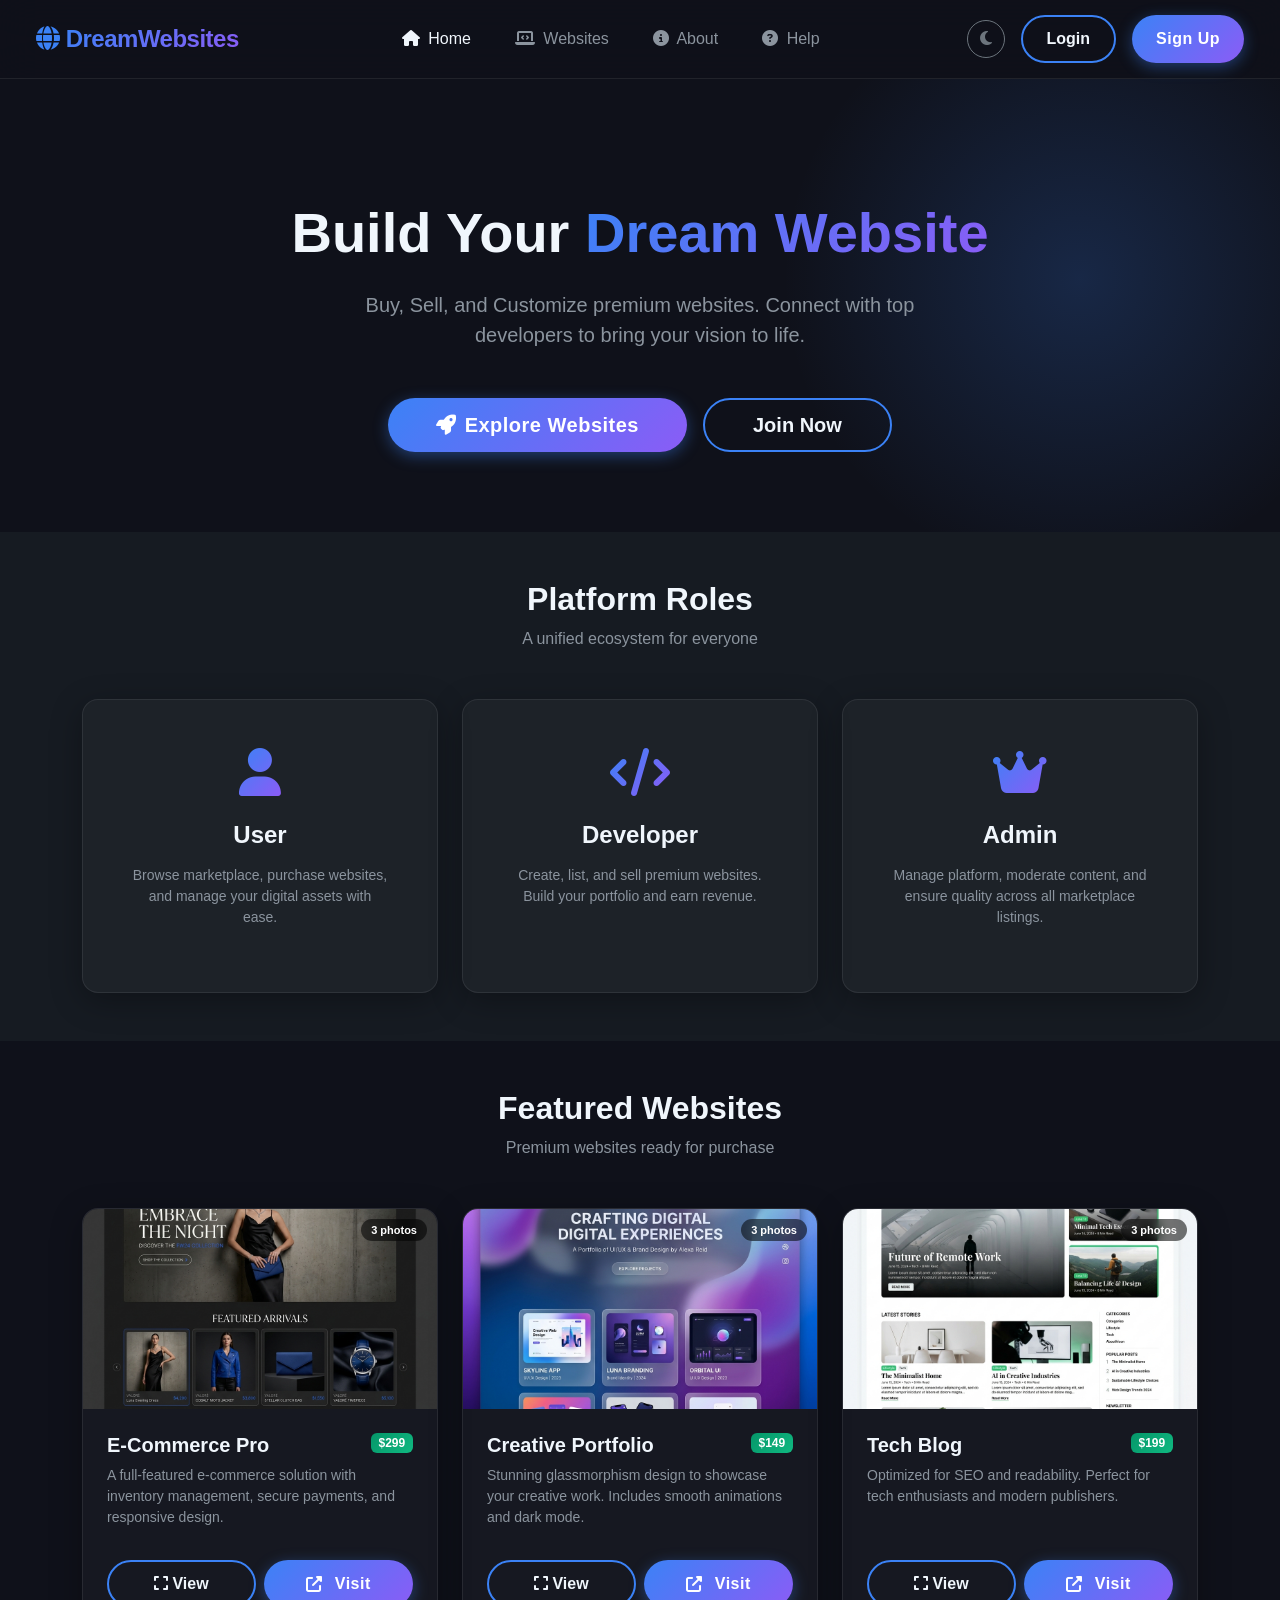
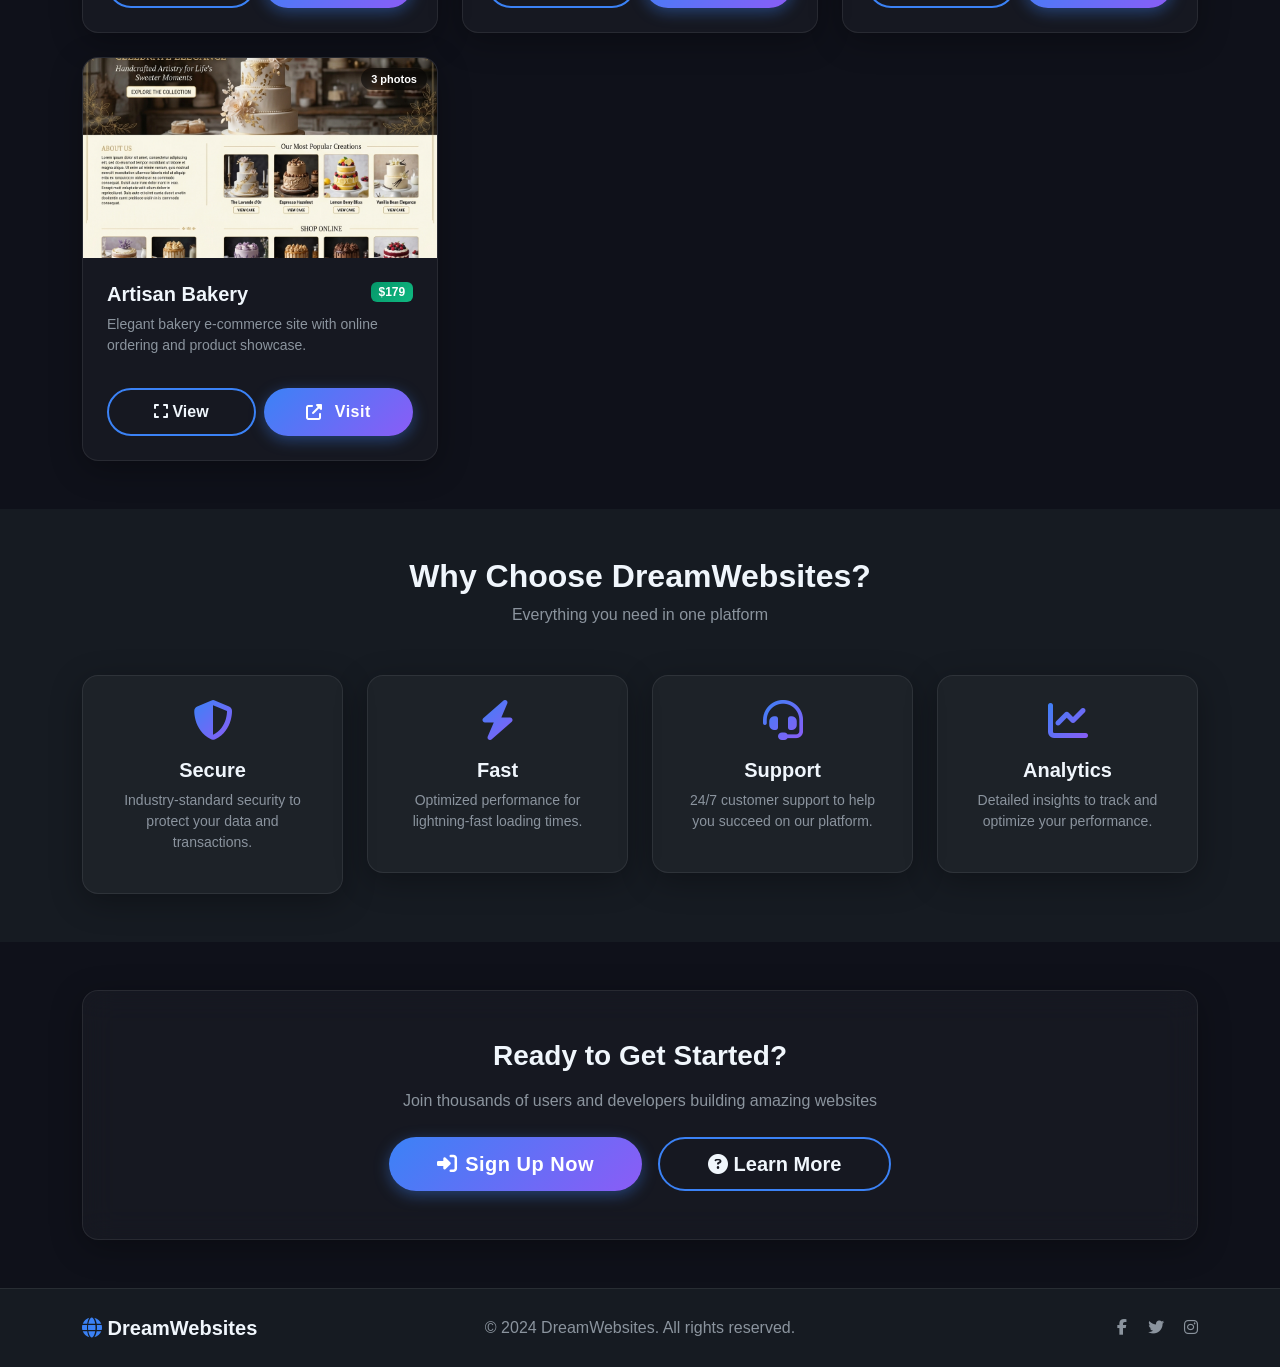
<file: index.html>
<!DOCTYPE html>
<html lang="en">
<head>
    <meta charset="UTF-8">
    <meta name="viewport" content="width=device-width, initial-scale=1.0">
    <title>DreamWebsites - Premium Web Platform (Demo)</title>
    
    <!-- Bootstrap CSS -->
    <link href="https://cdn.jsdelivr.net/npm/bootstrap@5.3.0/dist/css/bootstrap.min.css" rel="stylesheet">
    <!-- FontAwesome Icons -->
    <link rel="stylesheet" href="https://cdnjs.cloudflare.com/ajax/libs/font-awesome/6.4.0/css/all.min.css">
    
    <style>
        /* ========== THEME VARIABLES ========== */
        :root {
            --bg-primary: #0f111a;
            --bg-secondary: #161b22;
            --bg-tertiary: #1f242e;
            --text-primary: #f0f6fc;
            --text-secondary: #8b949e;
            --accent-primary: #3b82f6;
            --accent-secondary: #8b5cf6;
            --accent-tertiary: #10b981;
            --accent-warning: #f59e0b;
            --accent-danger: #ef4444;
            --gradient-primary: linear-gradient(135deg, #3b82f6, #8b5cf6);
            --gradient-success: linear-gradient(135deg, #059669, #10b981);
            --glass-bg: rgba(255, 255, 255, 0.03);
            --glass-border: rgba(255, 255, 255, 0.08);
            --glass-shadow: 0 8px 32px 0 rgba(0, 0, 0, 0.3);
            --font-main: 'Segoe UI', Tahoma, Geneva, Verdana, sans-serif;
            --font-heading: 'Outfit', sans-serif;
        }

        [data-theme="light"] {
            --bg-primary: #f8fafc;
            --bg-secondary: #ffffff;
            --bg-tertiary: #f1f5f9;
            --text-primary: #0f172a;
            --text-secondary: #475569;
            --glass-bg: rgba(255, 255, 255, 0.7);
            --glass-border: rgba(0, 0, 0, 0.05);
            --glass-shadow: 0 8px 32px 0 rgba(31, 38, 135, 0.07);
        }

        /* ========== BASE STYLES ========== */
        * { margin: 0; padding: 0; box-sizing: border-box; }

        body {
            background-color: var(--bg-primary);
            color: var(--text-primary);
            font-family: var(--font-main);
            transition: background-color 0.3s, color 0.3s;
            overflow-x: hidden;
            min-height: 100vh;
            display: flex;
            flex-direction: column;
        }

        h1, h2, h3, h4, h5, h6 {
            font-family: var(--font-heading);
            font-weight: 700;
            color: var(--text-primary);
        }

        a {
            color: var(--accent-primary);
            text-decoration: none;
            transition: color 0.3s;
        }

        a:hover { color: var(--accent-secondary); }

        .text-gradient {
            background: var(--gradient-primary);
            -webkit-background-clip: text;
            -webkit-text-fill-color: transparent;
            background-clip: text;
            display: inline-block;
        }

        /* ========== NAVBAR ========== */
        .navbar-premium {
            background: rgba(15, 17, 26, 0.8) !important;
            backdrop-filter: blur(20px);
            border-bottom: 1px solid var(--glass-border);
            padding: 15px 0;
            position: sticky;
            top: 0;
            z-index: 1000;
        }

        [data-theme="light"] .navbar-premium {
            background: rgba(255, 255, 255, 0.8) !important;
        }

        .navbar-brand {
            font-family: var(--font-heading);
            font-weight: 800;
            font-size: 1.5rem;
            letter-spacing: -0.5px;
        }

        .nav-link {
            font-weight: 500;
            color: var(--text-secondary) !important;
            margin: 0 10px;
            position: relative;
            transition: color 0.3s;
        }

        .nav-link:hover, .nav-link.active {
            color: var(--text-primary) !important;
        }

        /* ========== BUTTONS ========== */
        .btn-premium {
            background: var(--gradient-primary);
            color: #fff;
            border: none;
            border-radius: 50px;
            padding: 12px 28px;
            font-weight: 600;
            letter-spacing: 0.5px;
            transition: all 0.3s ease;
            box-shadow: 0 4px 15px rgba(59, 130, 246, 0.4);
            display: inline-flex;
            align-items: center;
            justify-content: center;
            gap: 8px;
        }

        .btn-premium:hover {
            transform: translateY(-2px);
            box-shadow: 0 8px 25px rgba(59, 130, 246, 0.6);
            color: #fff;
        }

        .btn-premium-outline {
            background: transparent;
            color: var(--text-primary);
            border: 2px solid var(--accent-primary);
            border-radius: 50px;
            padding: 10px 26px;
            font-weight: 600;
            transition: all 0.3s ease;
        }

        .btn-premium-outline:hover {
            background: var(--accent-primary);
            color: #fff;
            box-shadow: 0 4px 15px rgba(59, 130, 246, 0.4);
        }

        /* ========== GLASS PANEL ========== */
        .glass-panel {
            background: var(--glass-bg);
            backdrop-filter: blur(16px);
            border: 1px solid var(--glass-border);
            border-radius: 16px;
            box-shadow: var(--glass-shadow);
            transition: transform 0.3s, box-shadow 0.3s;
        }

        .glass-panel:hover {
            transform: translateY(-5px);
            box-shadow: 0 12px 40px 0 rgba(0, 0, 0, 0.4);
        }

        /* ========== HERO SECTION ========== */
        .hero-premium {
            padding: 120px 0 80px;
            position: relative;
            overflow: hidden;
        }

        .hero-bg-glow {
            position: absolute;
            width: 600px;
            height: 600px;
            background: radial-gradient(circle, rgba(59, 130, 246, 0.2) 0%, rgba(0,0,0,0) 70%);
            top: -100px;
            right: -100px;
            z-index: -1;
            border-radius: 50%;
        }

        /* ========== ANIMATIONS ========== */
        @keyframes fadeUp {
            from {
                opacity: 0;
                transform: translateY(20px);
            }
            to {
                opacity: 1;
                transform: translateY(0);
            }
        }

        .animate-fade-up {
            animation: fadeUp 0.8s ease forwards;
            opacity: 0;
        }

        /* ========== CARDS ========== */
        .site-card {
            border-radius: 16px;
            overflow: hidden;
            display: flex;
            flex-direction: column;
            height: 100%;
            transition: transform 0.3s ease, box-shadow 0.3s ease;
        }

        .site-card:hover {
            transform: translateY(-5px);
            box-shadow: 0 24px 60px rgba(99,102,241,0.22);
        }

        .card-carousel {
            position: relative;
            height: 200px;
            overflow: hidden;
            flex-shrink: 0;
        }

        .card-carousel img {
            width: 100%;
            height: 100%;
            object-fit: cover;
        }

        .img-count-pill {
            position: absolute;
            top: 10px;
            right: 10px;
            background: rgba(0,0,0,0.55);
            backdrop-filter: blur(6px);
            color: #fff;
            font-size: 11px;
            font-weight: 700;
            padding: 3px 10px;
            border-radius: 20px;
            z-index: 10;
            pointer-events: none;
        }

        /* ========== FOOTER ========== */
        footer {
            border-top: 1px solid var(--glass-border);
            background: var(--bg-secondary);
            margin-top: auto;
        }

        /* ========== SCROLLBAR ========== */
        ::-webkit-scrollbar {
            width: 8px;
        }

        ::-webkit-scrollbar-track {
            background: var(--bg-primary);
        }

        ::-webkit-scrollbar-thumb {
            background: var(--bg-tertiary);
            border-radius: 4px;
        }

        ::-webkit-scrollbar-thumb:hover {
            background: var(--accent-primary);
        }

        /* ========== UTILITY ========== */
        .text-secondary { color: var(--text-secondary) !important; }
        .opacity-50 { opacity: 0.5; }
    </style>
</head>
<body data-theme="dark">

<!-- ========== NAVBAR ========== -->
<nav class="navbar navbar-expand-lg navbar-premium px-4">
    <div class="container-fluid">
        <a class="navbar-brand" href="#">
            <i class="fas fa-globe" style="color: var(--accent-primary);"></i>
            <span class="text-gradient">DreamWebsites</span>
        </a>
        
        <button class="navbar-toggler btn-outline-secondary" type="button" data-bs-toggle="collapse" data-bs-target="#mainNavbar">
            <span class="navbar-toggler-icon"></span>
        </button>

        <div class="collapse navbar-collapse justify-content-center" id="mainNavbar">
            <ul class="navbar-nav gap-2">
                <li class="nav-item"><a class="nav-link active" href="index.html"><i class="fas fa-home me-1"></i> Home</a></li>
                <li class="nav-item"><a class="nav-link" href="websites.html"><i class="fas fa-laptop-code me-1"></i> Websites</a></li>
                <li class="nav-item"><a class="nav-link" href="about.html"><i class="fas fa-info-circle me-1"></i> About</a></li>
                <li class="nav-item"><a class="nav-link" href="help.html"><i class="fas fa-question-circle me-1"></i> Help</a></li>
            </ul>
        </div>
        
        <div class="d-flex align-items-center gap-3">
            <button id="theme-toggle" class="btn btn-outline-secondary rounded-circle" title="Toggle Theme">
                <i class="fas fa-moon"></i>
            </button>
            <a href="login.html" class="btn btn-premium-outline rounded-pill px-4">Login</a>
            <a href="signup.html" class="btn btn-premium rounded-pill px-4 fw-bold">Sign Up</a>
        </div>
    </div>
</nav>

<!-- ========== HERO SECTION ========== -->
<section class="hero-premium text-center">
    <div class="hero-bg-glow"></div>
    <div class="container position-relative z-1">
        <h1 class="display-4 fw-bolder mb-4 animate-fade-up">Build Your <span class="text-gradient">Dream Website</span></h1>
        <p class="lead mb-5 text-secondary animate-fade-up" style="max-width: 600px; margin: 0 auto; animation-delay: 0.1s;">
            Buy, Sell, and Customize premium websites. Connect with top developers to bring your vision to life.
        </p>
        <div class="d-flex justify-content-center gap-3 animate-fade-up" style="animation-delay: 0.2s;">
            <a href="websites.html" class="btn btn-premium btn-lg px-5"><i class="fas fa-rocket"></i> Explore Websites</a>
            <a href="signup.html" class="btn btn-premium-outline btn-lg px-5">Join Now</a>
        </div>
    </div>
</section>

<!-- ========== PLATFORM ROLES ========== -->
<section class="py-5" style="background: var(--bg-secondary);">
    <div class="container">
        <div class="text-center mb-5 animate-fade-up">
            <h2 class="fw-bold">Platform Roles</h2>
            <p class="text-secondary">A unified ecosystem for everyone</p>
        </div>
        <div class="row g-4">
            <div class="col-md-4 animate-fade-up" style="animation-delay: 0.1s;">
                <div class="glass-panel p-5 text-center h-100">
                    <div class="mb-4">
                        <i class="fas fa-user text-gradient" style="font-size: 3rem;"></i>
                    </div>
                    <h4>User</h4>
                    <p class="text-secondary small mt-3">Browse marketplace, purchase websites, and manage your digital assets with ease.</p>
                </div>
            </div>
            <div class="col-md-4 animate-fade-up" style="animation-delay: 0.2s;">
                <div class="glass-panel p-5 text-center h-100">
                    <div class="mb-4">
                        <i class="fas fa-code text-gradient" style="font-size: 3rem;"></i>
                    </div>
                    <h4>Developer</h4>
                    <p class="text-secondary small mt-3">Create, list, and sell premium websites. Build your portfolio and earn revenue.</p>
                </div>
            </div>
            <div class="col-md-4 animate-fade-up" style="animation-delay: 0.3s;">
                <div class="glass-panel p-5 text-center h-100">
                    <div class="mb-4">
                        <i class="fas fa-crown text-gradient" style="font-size: 3rem;"></i>
                    </div>
                    <h4>Admin</h4>
                    <p class="text-secondary small mt-3">Manage platform, moderate content, and ensure quality across all marketplace listings.</p>
                </div>
            </div>
        </div>
    </div>
</section>

<!-- ========== FEATURED WEBSITES ========== -->
<section class="py-5" id="websites">
    <div class="container">
        <div class="text-center mb-5 animate-fade-up">
            <h2 class="fw-bold">Featured Websites</h2>
            <p class="text-secondary">Premium websites ready for purchase</p>
        </div>
        <div class="row g-4" id="websitesGrid">
            <!-- Websites will be injected here via JavaScript -->
        </div>
    </div>
</section>

<!-- ========== FEATURES SECTION ========== -->
<section class="py-5" style="background: var(--bg-secondary);" id="about">
    <div class="container">
        <div class="text-center mb-5 animate-fade-up">
            <h2 class="fw-bold">Why Choose DreamWebsites?</h2>
            <p class="text-secondary">Everything you need in one platform</p>
        </div>
        <div class="row g-4">
            <div class="col-md-6 col-lg-3 animate-fade-up" style="animation-delay: 0.1s;">
                <div class="glass-panel p-4 text-center">
                    <i class="fas fa-shield-alt text-gradient" style="font-size: 2.5rem;"></i>
                    <h5 class="mt-3 fw-bold">Secure</h5>
                    <p class="text-secondary small mt-2">Industry-standard security to protect your data and transactions.</p>
                </div>
            </div>
            <div class="col-md-6 col-lg-3 animate-fade-up" style="animation-delay: 0.2s;">
                <div class="glass-panel p-4 text-center">
                    <i class="fas fa-bolt text-gradient" style="font-size: 2.5rem;"></i>
                    <h5 class="mt-3 fw-bold">Fast</h5>
                    <p class="text-secondary small mt-2">Optimized performance for lightning-fast loading times.</p>
                </div>
            </div>
            <div class="col-md-6 col-lg-3 animate-fade-up" style="animation-delay: 0.3s;">
                <div class="glass-panel p-4 text-center">
                    <i class="fas fa-headset text-gradient" style="font-size: 2.5rem;"></i>
                    <h5 class="mt-3 fw-bold">Support</h5>
                    <p class="text-secondary small mt-2">24/7 customer support to help you succeed on our platform.</p>
                </div>
            </div>
            <div class="col-md-6 col-lg-3 animate-fade-up" style="animation-delay: 0.4s;">
                <div class="glass-panel p-4 text-center">
                    <i class="fas fa-chart-line text-gradient" style="font-size: 2.5rem;"></i>
                    <h5 class="mt-3 fw-bold">Analytics</h5>
                    <p class="text-secondary small mt-2">Detailed insights to track and optimize your performance.</p>
                </div>
            </div>
        </div>
    </div>
</section>

<!-- ========== CTA SECTION ========== -->
<section class="py-5">
    <div class="container">
        <div class="glass-panel p-5 text-center animate-fade-up">
            <h3 class="fw-bold mb-3">Ready to Get Started?</h3>
            <p class="text-secondary mb-4">Join thousands of users and developers building amazing websites</p>
            <div class="d-flex justify-content-center gap-3 flex-wrap">
                <a href="#" class="btn btn-premium btn-lg px-5"><i class="fas fa-sign-in-alt"></i> Sign Up Now</a>
                <a href="#" class="btn btn-premium-outline btn-lg px-5"><i class="fas fa-question-circle"></i> Learn More</a>
            </div>
        </div>
    </div>
</section>

<!-- ========== FOOTER ========== -->
<footer class="text-center py-4 mt-auto">
    <div class="container">
        <div class="row align-items-center">
            <div class="col-md-4 text-md-start mb-3 mb-md-0">
                <span class="fs-5 fw-bold">
                    <i class="fas fa-globe" style="color: var(--accent-primary);"></i> DreamWebsites
                </span>
            </div>
            <div class="col-md-4 mb-3 mb-md-0">
                <p class="mb-0 text-secondary">&copy; 2024 DreamWebsites. All rights reserved.</p>
            </div>
            <div class="col-md-4 text-md-end">
                <a href="#" class="text-secondary me-3"><i class="fab fa-facebook-f"></i></a>
                <a href="#" class="text-secondary me-3"><i class="fab fa-twitter"></i></a>
                <a href="#" class="text-secondary"><i class="fab fa-instagram"></i></a>
            </div>
        </div>
    </div>
</footer>

<!-- ========== PREMIUM VIEW MODAL ========== -->
<div class="modal fade" id="viewModal" tabindex="-1" aria-labelledby="viewModalLabel" aria-hidden="true">
    <div class="modal-dialog modal-xl modal-dialog-centered">
        <div class="modal-content glass-panel border-0" style="background: rgba(15, 17, 26, 0.98); backdrop-filter: blur(30px);">
            <div class="modal-header border-0 pb-0">
                <div>
                    <h4 class="modal-title fw-bold text-white mb-1" id="viewModalLabel">Website Preview</h4>
                    <p class="text-secondary small mb-0" id="viewModalCategory">Premium Listing</p>
                </div>
                <button type="button" class="btn-close btn-close-white" data-bs-dismiss="modal" aria-label="Close"></button>
            </div>
            <div class="modal-body p-4">
                <div class="row g-4">
                    <div class="col-lg-8">
                        <div id="carouselExample" class="carousel slide rounded-4 overflow-hidden shadow-lg" data-bs-ride="carousel">
                            <div class="carousel-inner" id="modalCarouselInner">
                                <!-- Images will be injected here -->
                            </div>
                            <button class="carousel-control-prev" type="button" data-bs-target="#carouselExample" data-bs-slide="prev">
                                <span class="carousel-control-prev-icon" aria-hidden="true"></span>
                            </button>
                            <button class="carousel-control-next" type="button" data-bs-target="#carouselExample" data-bs-slide="next">
                                <span class="carousel-control-next-icon" aria-hidden="true"></span>
                            </button>
                        </div>
                    </div>
                    <div class="col-lg-4">
                        <div class="p-3 glass-panel h-100">
                            <h5 class="fw-bold mb-3">Gallery</h5>
                            <div class="row g-2" id="thumbnailStrip">
                                <!-- Thumbnails injected here -->
                            </div>
                            <hr class="my-4 opacity-10">
                            <h5 class="fw-bold mb-3">Description</h5>
                            <p id="modalDescription" class="text-secondary small mb-4"></p>
                            <div class="d-grid gap-2">
                                <a id="modalVisitBtn" href="#" target="_blank" class="btn btn-premium w-100">Visit Live Site</a>
                                <button class="btn btn-premium-outline w-100" data-bs-dismiss="modal">Close Preview</button>
                            </div>
                        </div>
                    </div>
                </div>
            </div>
        </div>
    </div>
</div>

<!-- Bootstrap JS -->
<script src="https://cdn.jsdelivr.net/npm/bootstrap@5.3.0/dist/js/bootstrap.bundle.min.js"></script>

<script>
    // ========== WEBSITE CONFIGURATION ==========
    const websiteData = [
        {
            id: 1,
            name: "E-Commerce Pro",
            category: "E-Commerce",
            price: "$299",
            description: "A full-featured e-commerce solution with inventory management, secure payments, and responsive design.",
            mainImage: "images/ecommerce.png",
            gallery: [
                "images/ecommerce.png",
                "https://images.unsplash.com/photo-1441986300917-64674bd600d8",
                "https://images.unsplash.com/photo-1472851294608-062f824d29cc"
            ],
            visitUrl: "https://example.com/ecommerce"
        },
        {
            id: 2,
            name: "Creative Portfolio",
            category: "Portfolio",
            price: "$149",
            description: "Stunning glassmorphism design to showcase your creative work. Includes smooth animations and dark mode.",
            mainImage: "images/portfolio.png",
            gallery: [
                "images/portfolio.png",
                "https://images.unsplash.com/photo-1507238691740-187a5b1d37b8",
                "https://images.unsplash.com/photo-1545235617-9465d2a55698"
            ],
            visitUrl: "https://example.com/portfolio"
        },
        {
            id: 3,
            name: "Tech Blog",
            category: "Blog",
            price: "$199",
            description: "Optimized for SEO and readability. Perfect for tech enthusiasts and modern publishers.",
            mainImage: "images/blog.png",
            gallery: [
                "images/blog.png",
                "https://images.unsplash.com/photo-1499750310107-5fef28a66643",
                "https://images.unsplash.com/photo-1486312338219-ce68d2c6f44d"
            ],
            visitUrl: "https://example.com/blog"
        },
        {
            id: 8,
            name: "Artisan Bakery",
            category: "Food & Drink",
            price: "$179",
            description: "Elegant bakery e-commerce site with online ordering and product showcase.",
            mainImage: "images/bakery.png",
            gallery: [
                "images/bakery.png",
                "https://images.unsplash.com/photo-1509440159596-0249088772ff",
                "https://images.unsplash.com/photo-1517433670267-08bbd4be890f"
            ],
            visitUrl: "https://dreamwebsites48-cyber.github.io/Artisan-Cake-Bakery-E-Commerce/"
        }
    ];

    // ========== THEME TOGGLE ==========
    const themeToggle = document.getElementById('theme-toggle');
    const body = document.body;
    const icon = themeToggle.querySelector('i');

    const savedTheme = localStorage.getItem('theme') || 'dark';
    body.setAttribute('data-theme', savedTheme);
    updateThemeIcon(savedTheme);

    themeToggle.addEventListener('click', () => {
        const currentTheme = body.getAttribute('data-theme');
        const newTheme = currentTheme === 'light' ? 'dark' : 'light';
        body.setAttribute('data-theme', newTheme);
        localStorage.setItem('theme', newTheme);
        updateThemeIcon(newTheme);
    });

    function updateThemeIcon(theme) {
        if (theme === 'light') {
            icon.classList.remove('fa-moon');
            icon.classList.add('fa-sun');
        } else {
            icon.classList.remove('fa-sun');
            icon.classList.add('fa-moon');
        }
    }

    // ========== RENDER WEBSITES ==========
    function renderWebsites() {
        const grid = document.getElementById('websitesGrid');
        if(!grid) return;
        grid.innerHTML = websiteData.map((site, index) => `
            <div class="col-md-6 col-lg-4 animate-fade-up" style="animation-delay: ${0.1 * (index + 1)}s;">
                <div class="glass-panel site-card">
                    <div class="card-carousel">
                        <img src="${site.mainImage}" alt="${site.name}">
                        <div class="img-count-pill">${site.gallery.length} photos</div>
                    </div>
                    <div class="p-4 d-flex flex-column flex-grow-1">
                        <div class="d-flex justify-content-between align-items-start mb-2">
                            <h5 class="fw-bold mb-0">${site.name}</h5>
                            <span class="badge" style="background: var(--gradient-success);">${site.price}</span>
                        </div>
                        <p class="text-secondary small flex-grow-1">${site.description}</p>
                        <div class="d-flex gap-2 mt-3">
                            <button class="btn btn-premium-outline w-100" onclick="viewWebsite(${site.id})"><i class="fas fa-expand me-1"></i>View</button>
                            <a href="${site.visitUrl}" target="_blank" class="btn btn-premium w-100"><i class="fas fa-external-link-alt me-1"></i>Visit</a>
                        </div>
                    </div>
                </div>
            </div>
        `).join('');
    }

    // ========== MODAL LOGIC ==========
    function viewWebsite(id) {
        const site = websiteData.find(s => s.id === id);
        if (!site) return;

        const modalTitle = document.getElementById('viewModalLabel');
        const modalCategory = document.getElementById('viewModalCategory');
        const carouselInner = document.getElementById('modalCarouselInner');
        const thumbnailStrip = document.getElementById('thumbnailStrip');
        const modalDescription = document.getElementById('modalDescription');
        const modalVisitBtn = document.getElementById('modalVisitBtn');

        modalTitle.innerText = site.name;
        modalCategory.innerText = site.category;
        modalDescription.innerText = site.description;
        modalVisitBtn.href = site.visitUrl;

        carouselInner.innerHTML = site.gallery.map((img, index) => `
            <div class="carousel-item ${index === 0 ? 'active' : ''}">
                <img src="${img}" class="d-block w-100" style="height: 400px; object-fit: cover;" alt="Preview">
            </div>
        `).join('');

        thumbnailStrip.innerHTML = site.gallery.map((img, index) => `
            <div class="col-3">
                <img src="${img}" class="img-fluid rounded cursor-pointer ${index === 0 ? 'border border-primary' : 'opacity-75'}" 
                     style="height: 60px; width: 100%; object-fit: cover; cursor: pointer;"
                     onclick="goToSlide(${index}, this)" alt="Thumbnail">
            </div>
        `).join('');

        const modal = new bootstrap.Modal(document.getElementById('viewModal'));
        modal.show();
    }

    function goToSlide(index, element) {
        const carousel = new bootstrap.Carousel(document.getElementById('carouselExample'));
        carousel.to(index);
        document.querySelectorAll('#thumbnailStrip img').forEach(img => {
            img.classList.remove('border', 'border-primary');
            img.classList.add('opacity-75');
        });
        element.classList.add('border', 'border-primary');
        element.classList.remove('opacity-75');
    }

    // ========== ANIMATIONS ==========
    const animatedElements = document.querySelectorAll('.animate-fade-up');
    animatedElements.forEach((el, index) => {
        el.style.animationDelay = `${index * 0.1}s`;
    });

    // ========== SMOOTH SCROLL ==========
    document.querySelectorAll('a[href^="#"]').forEach(anchor => {
        anchor.addEventListener('click', function (e) {
            if (this.getAttribute('href') !== '#') {
                e.preventDefault();
                const target = document.querySelector(this.getAttribute('href'));
                if (target) {
                    target.scrollIntoView({ behavior: 'smooth', block: 'start' });
                }
            }
        });
    });

    renderWebsites();
</script>
</body>
</html>
</file>
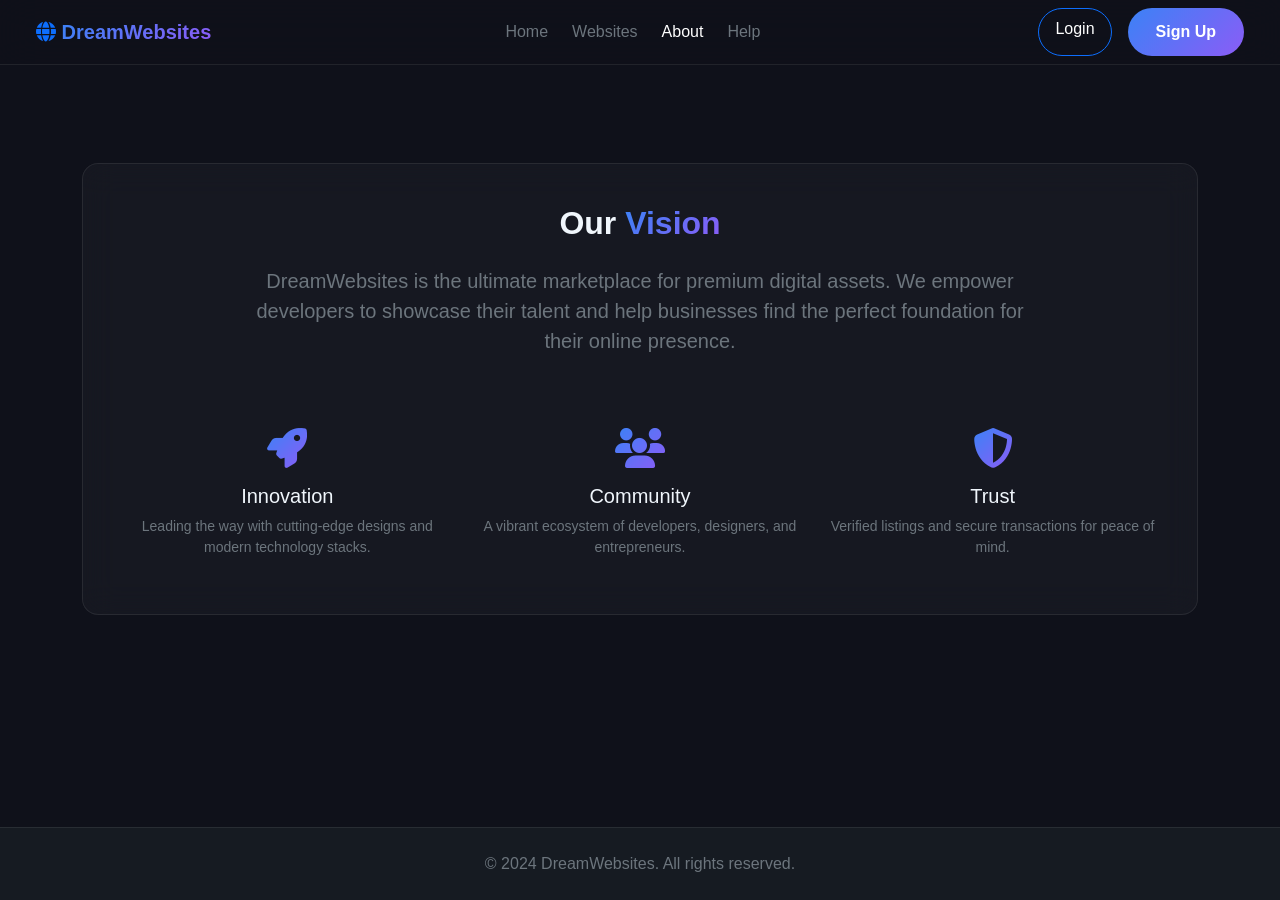
<file: about.html>
<!DOCTYPE html>
<html lang="en">
<head>
    <meta charset="UTF-8">
    <meta name="viewport" content="width=device-width, initial-scale=1.0">
    <title>About Us - DreamWebsites</title>
    <link href="https://cdn.jsdelivr.net/npm/bootstrap@5.3.0/dist/css/bootstrap.min.css" rel="stylesheet">
    <link rel="stylesheet" href="https://cdnjs.cloudflare.com/ajax/libs/font-awesome/6.4.0/css/all.min.css">
    <style>
        :root {
            --bg-primary: #0f111a; --bg-secondary: #161b22; --text-primary: #f0f6fc; --text-secondary: #8b949e;
            --accent-primary: #3b82f6; --gradient-primary: linear-gradient(135deg, #3b82f6, #8b5cf6);
            --glass-bg: rgba(255, 255, 255, 0.03); --glass-border: rgba(255, 255, 255, 0.08);
        }
        body { background-color: var(--bg-primary); color: var(--text-primary); font-family: 'Segoe UI', sans-serif; min-height: 100vh; display: flex; flex-direction: column; }
        .navbar-premium { background: rgba(15, 17, 26, 0.8) !important; backdrop-filter: blur(20px); border-bottom: 1px solid var(--glass-border); sticky; top: 0; z-index: 1000; }
        .text-gradient { background: var(--gradient-primary); -webkit-background-clip: text; -webkit-text-fill-color: transparent; background-clip: text; }
        .glass-panel { background: var(--glass-bg); backdrop-filter: blur(16px); border: 1px solid var(--glass-border); border-radius: 16px; padding: 40px; margin-top: 50px; }
        .btn-premium { background: var(--gradient-primary); color: #fff; border: none; border-radius: 50px; padding: 12px 28px; font-weight: 600; }
        footer { border-top: 1px solid var(--glass-border); background: var(--bg-secondary); margin-top: auto; }
    </style>
</head>
<body>
<nav class="navbar navbar-expand-lg navbar-premium px-4">
    <div class="container-fluid">
        <a class="navbar-brand fw-bold" href="index.html">
            <i class="fas fa-globe text-primary"></i> <span class="text-gradient">DreamWebsites</span>
        </a>
        <div class="collapse navbar-collapse justify-content-center">
            <ul class="navbar-nav gap-2">
                <li class="nav-item"><a class="nav-link text-secondary" href="index.html">Home</a></li>
                <li class="nav-item"><a class="nav-link text-secondary" href="websites.html">Websites</a></li>
                <li class="nav-item"><a class="nav-link active text-white" href="about.html">About</a></li>
                <li class="nav-item"><a class="nav-link text-secondary" href="help.html">Help</a></li>
            </ul>
        </div>
        <div class="d-flex gap-3">
            <a href="login.html" class="btn btn-premium-outline rounded-pill text-white border-primary px-3 py-2">Login</a>
            <a href="signup.html" class="btn btn-premium rounded-pill">Sign Up</a>
        </div>
    </div>
</nav>

<div class="container py-5">
    <div class="glass-panel text-center">
        <h2 class="fw-bold mb-4">Our <span class="text-gradient">Vision</span></h2>
        <p class="lead text-secondary mx-auto" style="max-width: 800px;">
            DreamWebsites is the ultimate marketplace for premium digital assets. We empower developers to showcase their talent and help businesses find the perfect foundation for their online presence.
        </p>
        <div class="row mt-5 g-4">
            <div class="col-md-4">
                <i class="fas fa-rocket text-gradient mb-3" style="font-size: 2.5rem;"></i>
                <h5>Innovation</h5>
                <p class="text-secondary small">Leading the way with cutting-edge designs and modern technology stacks.</p>
            </div>
            <div class="col-md-4">
                <i class="fas fa-users text-gradient mb-3" style="font-size: 2.5rem;"></i>
                <h5>Community</h5>
                <p class="text-secondary small">A vibrant ecosystem of developers, designers, and entrepreneurs.</p>
            </div>
            <div class="col-md-4">
                <i class="fas fa-shield-alt text-gradient mb-3" style="font-size: 2.5rem;"></i>
                <h5>Trust</h5>
                <p class="text-secondary small">Verified listings and secure transactions for peace of mind.</p>
            </div>
        </div>
    </div>
</div>

<footer class="text-center py-4 mt-auto">
    <p class="mb-0 text-secondary">&copy; 2024 DreamWebsites. All rights reserved.</p>
</footer>
</body>
</html>
</file>
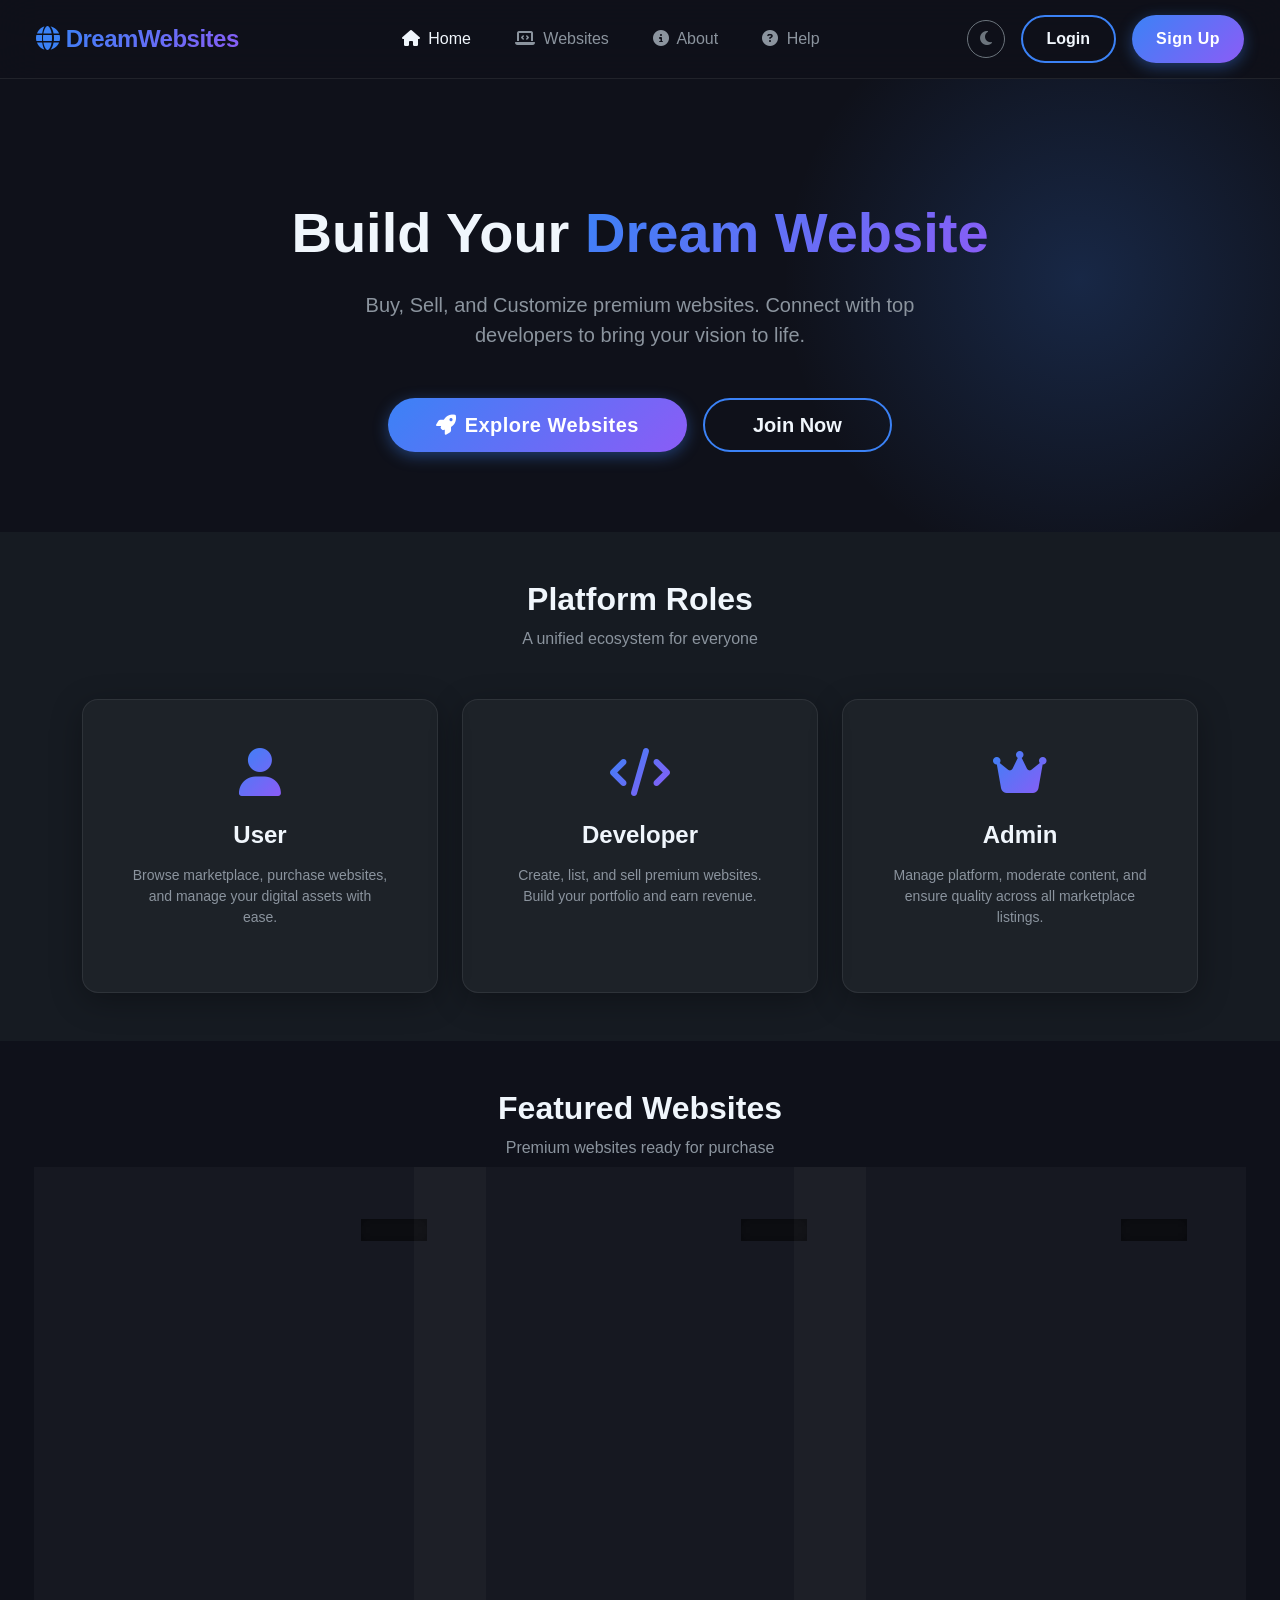
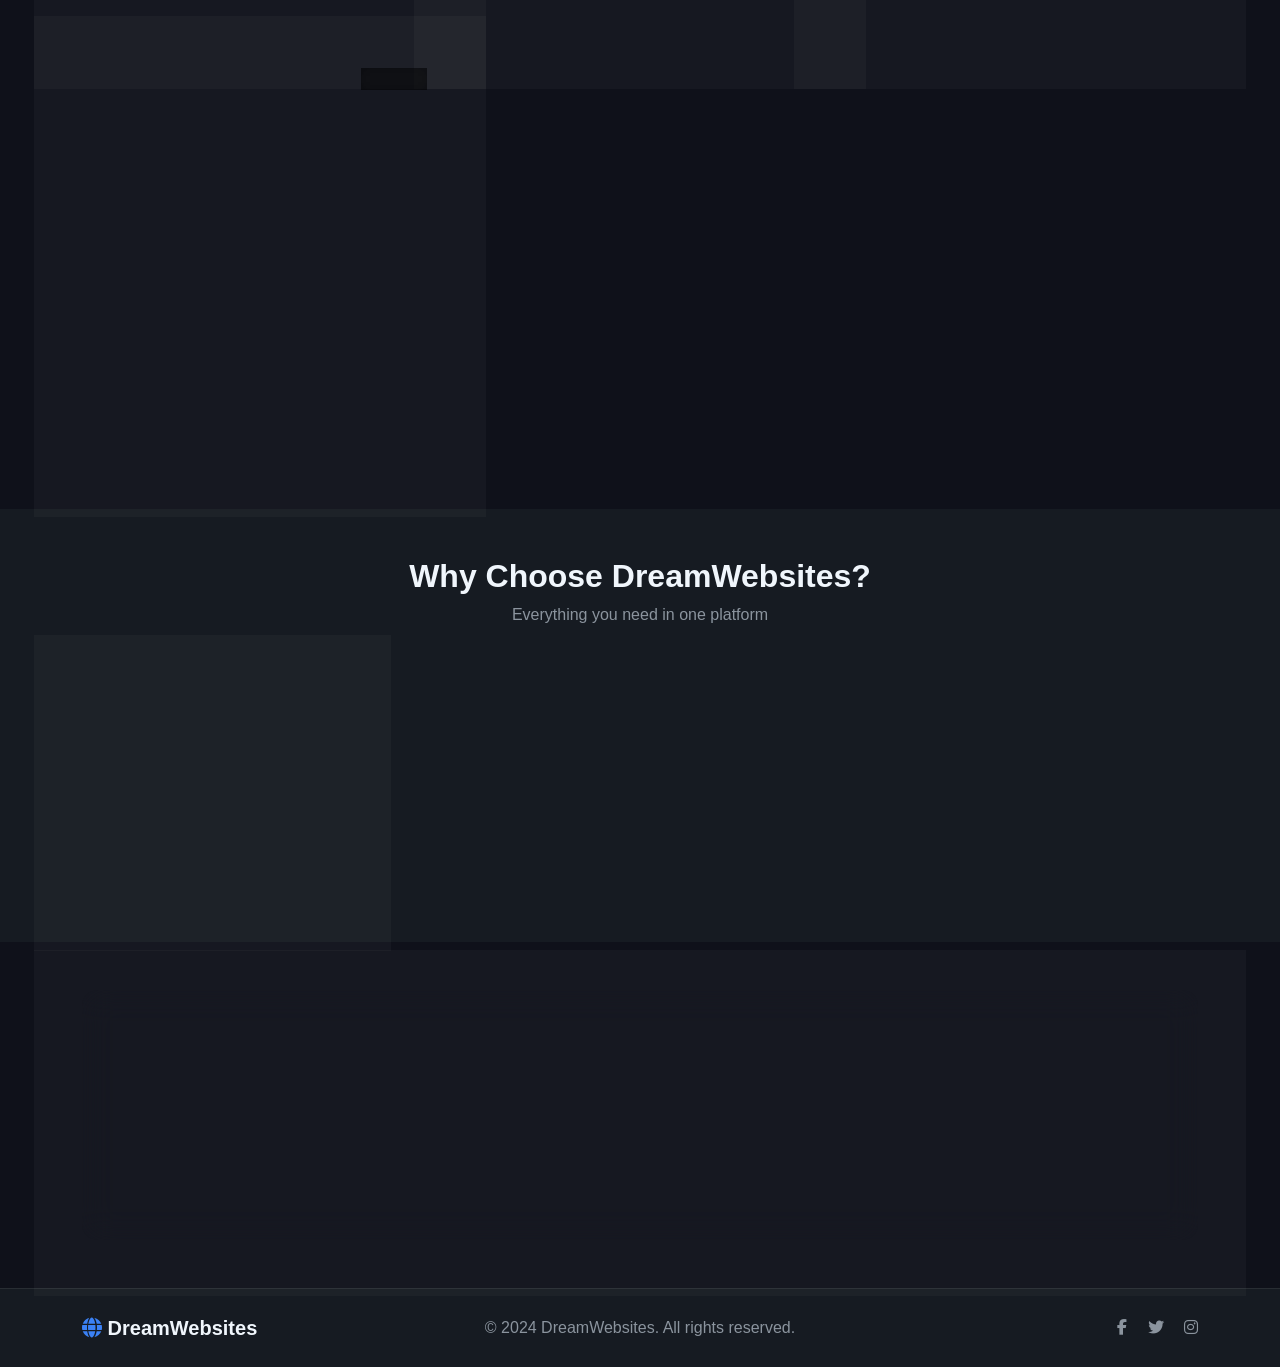
<file: demo.html>
<!DOCTYPE html>
<html lang="en">
<head>
    <meta charset="UTF-8">
    <meta name="viewport" content="width=device-width, initial-scale=1.0">
    <title>DreamWebsites - Premium Web Platform (Demo)</title>
    
    <!-- Bootstrap CSS -->
    <link href="https://cdn.jsdelivr.net/npm/bootstrap@5.3.0/dist/css/bootstrap.min.css" rel="stylesheet">
    <!-- FontAwesome Icons -->
    <link rel="stylesheet" href="https://cdnjs.cloudflare.com/ajax/libs/font-awesome/6.4.0/css/all.min.css">
    
    <style>
        /* ========== THEME VARIABLES ========== */
        :root {
            --bg-primary: #0f111a;
            --bg-secondary: #161b22;
            --bg-tertiary: #1f242e;
            --text-primary: #f0f6fc;
            --text-secondary: #8b949e;
            --accent-primary: #3b82f6;
            --accent-secondary: #8b5cf6;
            --accent-tertiary: #10b981;
            --accent-warning: #f59e0b;
            --accent-danger: #ef4444;
            --gradient-primary: linear-gradient(135deg, #3b82f6, #8b5cf6);
            --gradient-success: linear-gradient(135deg, #059669, #10b981);
            --glass-bg: rgba(255, 255, 255, 0.03);
            --glass-border: rgba(255, 255, 255, 0.08);
            --glass-shadow: 0 8px 32px 0 rgba(0, 0, 0, 0.3);
            --font-main: 'Segoe UI', Tahoma, Geneva, Verdana, sans-serif;
            --font-heading: 'Outfit', sans-serif;
        }

        [data-theme="light"] {
            --bg-primary: #f8fafc;
            --bg-secondary: #ffffff;
            --bg-tertiary: #f1f5f9;
            --text-primary: #0f172a;
            --text-secondary: #475569;
            --glass-bg: rgba(255, 255, 255, 0.7);
            --glass-border: rgba(0, 0, 0, 0.05);
            --glass-shadow: 0 8px 32px 0 rgba(31, 38, 135, 0.07);
        }

        /* ========== BASE STYLES ========== */
        * { margin: 0; padding: 0; box-sizing: border-box; }

        body {
            background-color: var(--bg-primary);
            color: var(--text-primary);
            font-family: var(--font-main);
            transition: background-color 0.3s, color 0.3s;
            overflow-x: hidden;
            min-height: 100vh;
            display: flex;
            flex-direction: column;
        }

        h1, h2, h3, h4, h5, h6 {
            font-family: var(--font-heading);
            font-weight: 700;
            color: var(--text-primary);
        }

        a {
            color: var(--accent-primary);
            text-decoration: none;
            transition: color 0.3s;
        }

        a:hover { color: var(--accent-secondary); }

        .text-gradient {
            background: var(--gradient-primary);
            -webkit-background-clip: text;
            -webkit-text-fill-color: transparent;
            background-clip: text;
            display: inline-block;
        }

        /* ========== NAVBAR ========== */
        .navbar-premium {
            background: rgba(15, 17, 26, 0.8) !important;
            backdrop-filter: blur(20px);
            border-bottom: 1px solid var(--glass-border);
            padding: 15px 0;
            position: sticky;
            top: 0;
            z-index: 1000;
        }

        [data-theme="light"] .navbar-premium {
            background: rgba(255, 255, 255, 0.8) !important;
        }

        .navbar-brand {
            font-family: var(--font-heading);
            font-weight: 800;
            font-size: 1.5rem;
            letter-spacing: -0.5px;
        }

        .nav-link {
            font-weight: 500;
            color: var(--text-secondary) !important;
            margin: 0 10px;
            position: relative;
            transition: color 0.3s;
        }

        .nav-link:hover, .nav-link.active {
            color: var(--text-primary) !important;
        }

        /* ========== BUTTONS ========== */
        .btn-premium {
            background: var(--gradient-primary);
            color: #fff;
            border: none;
            border-radius: 50px;
            padding: 12px 28px;
            font-weight: 600;
            letter-spacing: 0.5px;
            transition: all 0.3s ease;
            box-shadow: 0 4px 15px rgba(59, 130, 246, 0.4);
            display: inline-flex;
            align-items: center;
            justify-content: center;
            gap: 8px;
        }

        .btn-premium:hover {
            transform: translateY(-2px);
            box-shadow: 0 8px 25px rgba(59, 130, 246, 0.6);
            color: #fff;
        }

        .btn-premium-outline {
            background: transparent;
            color: var(--text-primary);
            border: 2px solid var(--accent-primary);
            border-radius: 50px;
            padding: 10px 26px;
            font-weight: 600;
            transition: all 0.3s ease;
        }

        .btn-premium-outline:hover {
            background: var(--accent-primary);
            color: #fff;
            box-shadow: 0 4px 15px rgba(59, 130, 246, 0.4);
        }

        /* ========== GLASS PANEL ========== */
        .glass-panel {
            background: var(--glass-bg);
            backdrop-filter: blur(16px);
            border: 1px solid var(--glass-border);
            border-radius: 16px;
            box-shadow: var(--glass-shadow);
            transition: transform 0.3s, box-shadow 0.3s;
        }

        .glass-panel:hover {
            transform: translateY(-5px);
            box-shadow: 0 12px 40px 0 rgba(0, 0, 0, 0.4);
        }

        /* ========== HERO SECTION ========== */
        .hero-premium {
            padding: 120px 0 80px;
            position: relative;
            overflow: hidden;
        }

        .hero-bg-glow {
            position: absolute;
            width: 600px;
            height: 600px;
            background: radial-gradient(circle, rgba(59, 130, 246, 0.2) 0%, rgba(0,0,0,0) 70%);
            top: -100px;
            right: -100px;
            z-index: -1;
            border-radius: 50%;
        }

        /* ========== ANIMATIONS ========== */
        @keyframes fadeUp {
            from {
                opacity: 0;
                transform: translateY(20px);
            }
            to {
                opacity: 1;
                transform: translateY(0);
            }
        }

        .animate-fade-up {
            animation: fadeUp 0.8s ease forwards;
            opacity: 0;
        }

        /* ========== CARDS ========== */
        .site-card {
            border-radius: 16px;
            overflow: hidden;
            display: flex;
            flex-direction: column;
            height: 100%;
            transition: transform 0.3s ease, box-shadow 0.3s ease;
        }

        .site-card:hover {
            transform: translateY(-5px);
            box-shadow: 0 24px 60px rgba(99,102,241,0.22);
        }

        .card-carousel {
            position: relative;
            height: 200px;
            overflow: hidden;
            flex-shrink: 0;
        }

        .card-carousel img {
            width: 100%;
            height: 100%;
            object-fit: cover;
        }

        .img-count-pill {
            position: absolute;
            top: 10px;
            right: 10px;
            background: rgba(0,0,0,0.55);
            backdrop-filter: blur(6px);
            color: #fff;
            font-size: 11px;
            font-weight: 700;
            padding: 3px 10px;
            border-radius: 20px;
            z-index: 10;
            pointer-events: none;
        }

        /* ========== FOOTER ========== */
        footer {
            border-top: 1px solid var(--glass-border);
            background: var(--bg-secondary);
            margin-top: auto;
        }

        /* ========== SCROLLBAR ========== */
        ::-webkit-scrollbar {
            width: 8px;
        }

        ::-webkit-scrollbar-track {
            background: var(--bg-primary);
        }

        ::-webkit-scrollbar-thumb {
            background: var(--bg-tertiary);
            border-radius: 4px;
        }

        ::-webkit-scrollbar-thumb:hover {
            background: var(--accent-primary);
        }

        /* ========== UTILITY ========== */
        .text-secondary { color: var(--text-secondary) !important; }
        .opacity-50 { opacity: 0.5; }
    </style>
</head>
<body data-theme="dark">

<!-- ========== NAVBAR ========== -->
<nav class="navbar navbar-expand-lg navbar-premium px-4">
    <div class="container-fluid">
        <a class="navbar-brand" href="#">
            <i class="fas fa-globe" style="color: var(--accent-primary);"></i>
            <span class="text-gradient">DreamWebsites</span>
        </a>
        
        <button class="navbar-toggler btn-outline-secondary" type="button" data-bs-toggle="collapse" data-bs-target="#mainNavbar">
            <span class="navbar-toggler-icon"></span>
        </button>

        <div class="collapse navbar-collapse justify-content-center" id="mainNavbar">
            <ul class="navbar-nav gap-2">
                <li class="nav-item"><a class="nav-link active" href="demo.html"><i class="fas fa-home me-1"></i> Home</a></li>
                <li class="nav-item"><a class="nav-link" href="websites.html"><i class="fas fa-laptop-code me-1"></i> Websites</a></li>
                <li class="nav-item"><a class="nav-link" href="about.html"><i class="fas fa-info-circle me-1"></i> About</a></li>
                <li class="nav-item"><a class="nav-link" href="help.html"><i class="fas fa-question-circle me-1"></i> Help</a></li>
            </ul>
        </div>
        
        <div class="d-flex align-items-center gap-3">
            <button id="theme-toggle" class="btn btn-outline-secondary rounded-circle" title="Toggle Theme">
                <i class="fas fa-moon"></i>
            </button>
            <a href="login.html" class="btn btn-premium-outline rounded-pill px-4">Login</a>
            <a href="signup.html" class="btn btn-premium rounded-pill px-4 fw-bold">Sign Up</a>
        </div>
    </div>
</nav>

<!-- ========== HERO SECTION ========== -->
<section class="hero-premium text-center">
    <div class="hero-bg-glow"></div>
    <div class="container position-relative z-1">
        <h1 class="display-4 fw-bolder mb-4 animate-fade-up">Build Your <span class="text-gradient">Dream Website</span></h1>
        <p class="lead mb-5 text-secondary animate-fade-up" style="max-width: 600px; margin: 0 auto; animation-delay: 0.1s;">
            Buy, Sell, and Customize premium websites. Connect with top developers to bring your vision to life.
        </p>
        <div class="d-flex justify-content-center gap-3 animate-fade-up" style="animation-delay: 0.2s;">
            <a href="websites.html" class="btn btn-premium btn-lg px-5"><i class="fas fa-rocket"></i> Explore Websites</a>
            <a href="signup.html" class="btn btn-premium-outline btn-lg px-5">Join Now</a>
        </div>
    </div>
</section>

<!-- ========== PLATFORM ROLES ========== -->
<section class="py-5" style="background: var(--bg-secondary);">
    <div class="container">
        <div class="text-center mb-5 animate-fade-up">
            <h2 class="fw-bold">Platform Roles</h2>
            <p class="text-secondary">A unified ecosystem for everyone</p>
        </div>
        <div class="row g-4">
            <div class="col-md-4 animate-fade-up" style="animation-delay: 0.1s;">
                <div class="glass-panel p-5 text-center h-100">
                    <div class="mb-4">
                        <i class="fas fa-user text-gradient" style="font-size: 3rem;"></i>
                    </div>
                    <h4>User</h4>
                    <p class="text-secondary small mt-3">Browse marketplace, purchase websites, and manage your digital assets with ease.</p>
                </div>
            </div>
            <div class="col-md-4 animate-fade-up" style="animation-delay: 0.2s;">
                <div class="glass-panel p-5 text-center h-100">
                    <div class="mb-4">
                        <i class="fas fa-code text-gradient" style="font-size: 3rem;"></i>
                    </div>
                    <h4>Developer</h4>
                    <p class="text-secondary small mt-3">Create, list, and sell premium websites. Build your portfolio and earn revenue.</p>
                </div>
            </div>
            <div class="col-md-4 animate-fade-up" style="animation-delay: 0.3s;">
                <div class="glass-panel p-5 text-center h-100">
                    <div class="mb-4">
                        <i class="fas fa-crown text-gradient" style="font-size: 3rem;"></i>
                    </div>
                    <h4>Admin</h4>
                    <p class="text-secondary small mt-3">Manage platform, moderate content, and ensure quality across all marketplace listings.</p>
                </div>
            </div>
        </div>
    </div>
</section>

<!-- ========== FEATURED WEBSITES ========== -->
<section class="py-5" id="websites">
    <div class="container">
        <div class="text-center mb-5 animate-fade-up">
            <h2 class="fw-bold">Featured Websites</h2>
            <p class="text-secondary">Premium websites ready for purchase</p>
        </div>
        <div class="row g-4" id="websitesGrid">
            <!-- Websites will be injected here via JavaScript -->
        </div>
    </div>
</section>

<!-- ========== FEATURES SECTION ========== -->
<section class="py-5" style="background: var(--bg-secondary);" id="about">
    <div class="container">
        <div class="text-center mb-5 animate-fade-up">
            <h2 class="fw-bold">Why Choose DreamWebsites?</h2>
            <p class="text-secondary">Everything you need in one platform</p>
        </div>
        <div class="row g-4">
            <div class="col-md-6 col-lg-3 animate-fade-up" style="animation-delay: 0.1s;">
                <div class="glass-panel p-4 text-center">
                    <i class="fas fa-shield-alt text-gradient" style="font-size: 2.5rem;"></i>
                    <h5 class="mt-3 fw-bold">Secure</h5>
                    <p class="text-secondary small mt-2">Industry-standard security to protect your data and transactions.</p>
                </div>
            </div>
            <div class="col-md-6 col-lg-3 animate-fade-up" style="animation-delay: 0.2s;">
                <div class="glass-panel p-4 text-center">
                    <i class="fas fa-bolt text-gradient" style="font-size: 2.5rem;"></i>
                    <h5 class="mt-3 fw-bold">Fast</h5>
                    <p class="text-secondary small mt-2">Optimized performance for lightning-fast loading times.</p>
                </div>
            </div>
            <div class="col-md-6 col-lg-3 animate-fade-up" style="animation-delay: 0.3s;">
                <div class="glass-panel p-4 text-center">
                    <i class="fas fa-headset text-gradient" style="font-size: 2.5rem;"></i>
                    <h5 class="mt-3 fw-bold">Support</h5>
                    <p class="text-secondary small mt-2">24/7 customer support to help you succeed on our platform.</p>
                </div>
            </div>
            <div class="col-md-6 col-lg-3 animate-fade-up" style="animation-delay: 0.4s;">
                <div class="glass-panel p-4 text-center">
                    <i class="fas fa-chart-line text-gradient" style="font-size: 2.5rem;"></i>
                    <h5 class="mt-3 fw-bold">Analytics</h5>
                    <p class="text-secondary small mt-2">Detailed insights to track and optimize your performance.</p>
                </div>
            </div>
        </div>
    </div>
</section>

<!-- ========== CTA SECTION ========== -->
<section class="py-5">
    <div class="container">
        <div class="glass-panel p-5 text-center animate-fade-up">
            <h3 class="fw-bold mb-3">Ready to Get Started?</h3>
            <p class="text-secondary mb-4">Join thousands of users and developers building amazing websites</p>
            <div class="d-flex justify-content-center gap-3 flex-wrap">
                <a href="#" class="btn btn-premium btn-lg px-5"><i class="fas fa-sign-in-alt"></i> Sign Up Now</a>
                <a href="#" class="btn btn-premium-outline btn-lg px-5"><i class="fas fa-question-circle"></i> Learn More</a>
            </div>
        </div>
    </div>
</section>

<!-- ========== FOOTER ========== -->
<footer class="text-center py-4 mt-auto">
    <div class="container">
        <div class="row align-items-center">
            <div class="col-md-4 text-md-start mb-3 mb-md-0">
                <span class="fs-5 fw-bold">
                    <i class="fas fa-globe" style="color: var(--accent-primary);"></i> DreamWebsites
                </span>
            </div>
            <div class="col-md-4 mb-3 mb-md-0">
                <p class="mb-0 text-secondary">&copy; 2024 DreamWebsites. All rights reserved.</p>
            </div>
            <div class="col-md-4 text-md-end">
                <a href="#" class="text-secondary me-3"><i class="fab fa-facebook-f"></i></a>
                <a href="#" class="text-secondary me-3"><i class="fab fa-twitter"></i></a>
                <a href="#" class="text-secondary"><i class="fab fa-instagram"></i></a>
            </div>
        </div>
    </div>
</footer>

<!-- ========== PREMIUM VIEW MODAL ========== -->
<div class="modal fade" id="viewModal" tabindex="-1" aria-labelledby="viewModalLabel" aria-hidden="true">
    <div class="modal-dialog modal-xl modal-dialog-centered">
        <div class="modal-content glass-panel border-0" style="background: rgba(15, 17, 26, 0.98); backdrop-filter: blur(30px);">
            <div class="modal-header border-0 pb-0">
                <div>
                    <h4 class="modal-title fw-bold text-white mb-1" id="viewModalLabel">Website Preview</h4>
                    <p class="text-secondary small mb-0" id="viewModalCategory">Premium Listing</p>
                </div>
                <button type="button" class="btn-close btn-close-white" data-bs-dismiss="modal" aria-label="Close"></button>
            </div>
            <div class="modal-body p-4">
                <div class="row g-4">
                    <div class="col-lg-8">
                        <div id="carouselExample" class="carousel slide rounded-4 overflow-hidden shadow-lg" data-bs-ride="carousel">
                            <div class="carousel-inner" id="modalCarouselInner">
                                <!-- Images will be injected here -->
                            </div>
                            <button class="carousel-control-prev" type="button" data-bs-target="#carouselExample" data-bs-slide="prev">
                                <span class="carousel-control-prev-icon" aria-hidden="true"></span>
                            </button>
                            <button class="carousel-control-next" type="button" data-bs-target="#carouselExample" data-bs-slide="next">
                                <span class="carousel-control-next-icon" aria-hidden="true"></span>
                            </button>
                        </div>
                    </div>
                    <div class="col-lg-4">
                        <div class="p-3 glass-panel h-100">
                            <h5 class="fw-bold mb-3">Gallery</h5>
                            <div class="row g-2" id="thumbnailStrip">
                                <!-- Thumbnails injected here -->
                            </div>
                            <hr class="my-4 opacity-10">
                            <h5 class="fw-bold mb-3">Description</h5>
                            <p id="modalDescription" class="text-secondary small mb-4"></p>
                            <div class="d-grid gap-2">
                                <a id="modalVisitBtn" href="#" target="_blank" class="btn btn-premium w-100">Visit Live Site</a>
                                <button class="btn btn-premium-outline w-100" data-bs-dismiss="modal">Close Preview</button>
                            </div>
                        </div>
                    </div>
                </div>
            </div>
        </div>
    </div>
</div>

<!-- Bootstrap JS -->
<script src="https://cdn.jsdelivr.net/npm/bootstrap@5.3.0/dist/js/bootstrap.bundle.min.js"></script>

<script>
    // ========== WEBSITE CONFIGURATION ==========
    const websiteData = [
        {
            id: 1,
            name: "E-Commerce Pro",
            category: "E-Commerce",
            price: "$299",
            description: "A full-featured e-commerce solution with inventory management, secure payments, and responsive design.",
            mainImage: "images/ecommerce.png",
            gallery: [
                "images/ecommerce.png",
                "https://images.unsplash.com/photo-1441986300917-64674bd600d8",
                "https://images.unsplash.com/photo-1472851294608-062f824d29cc"
            ],
            visitUrl: "https://example.com/ecommerce"
        },
        {
            id: 2,
            name: "Creative Portfolio",
            category: "Portfolio",
            price: "$149",
            description: "Stunning glassmorphism design to showcase your creative work. Includes smooth animations and dark mode.",
            mainImage: "images/portfolio.png",
            gallery: [
                "images/portfolio.png",
                "https://images.unsplash.com/photo-1507238691740-187a5b1d37b8",
                "https://images.unsplash.com/photo-1545235617-9465d2a55698"
            ],
            visitUrl: "https://example.com/portfolio"
        },
        {
            id: 3,
            name: "Tech Blog",
            category: "Blog",
            price: "$199",
            description: "Optimized for SEO and readability. Perfect for tech enthusiasts and modern publishers.",
            mainImage: "images/blog.png",
            gallery: [
                "images/blog.png",
                "https://images.unsplash.com/photo-1499750310107-5fef28a66643",
                "https://images.unsplash.com/photo-1486312338219-ce68d2c6f44d"
            ],
            visitUrl: "https://example.com/blog"
        },
        {
            id: 8,
            name: "Artisan Bakery",
            category: "Food & Drink",
            price: "$179",
            description: "Elegant bakery e-commerce site with online ordering and product showcase.",
            mainImage: "images/bakery.png",
            gallery: [
                "images/bakery.png",
                "https://images.unsplash.com/photo-1509440159596-0249088772ff",
                "https://images.unsplash.com/photo-1517433670267-08bbd4be890f"
            ],
            visitUrl: "https://dreamwebsites48-cyber.github.io/Artisan-Cake-Bakery-E-Commerce/"
        }
    ];

    // ========== THEME TOGGLE ==========
    const themeToggle = document.getElementById('theme-toggle');
    const body = document.body;
    const icon = themeToggle.querySelector('i');

    const savedTheme = localStorage.getItem('theme') || 'dark';
    body.setAttribute('data-theme', savedTheme);
    updateThemeIcon(savedTheme);

    themeToggle.addEventListener('click', () => {
        const currentTheme = body.getAttribute('data-theme');
        const newTheme = currentTheme === 'light' ? 'dark' : 'light';
        body.setAttribute('data-theme', newTheme);
        localStorage.setItem('theme', newTheme);
        updateThemeIcon(newTheme);
    });

    function updateThemeIcon(theme) {
        if (theme === 'light') {
            icon.classList.remove('fa-moon');
            icon.classList.add('fa-sun');
        } else {
            icon.classList.remove('fa-sun');
            icon.classList.add('fa-moon');
        }
    }

    // ========== RENDER WEBSITES ==========
    function renderWebsites() {
        const grid = document.getElementById('websitesGrid');
        if(!grid) return;
        grid.innerHTML = websiteData.map((site, index) => `
            <div class="col-md-6 col-lg-4 animate-fade-up" style="animation-delay: ${0.1 * (index + 1)}s;">
                <div class="glass-panel site-card">
                    <div class="card-carousel">
                        <img src="${site.mainImage}" alt="${site.name}">
                        <div class="img-count-pill">${site.gallery.length} photos</div>
                    </div>
                    <div class="p-4 d-flex flex-column flex-grow-1">
                        <div class="d-flex justify-content-between align-items-start mb-2">
                            <h5 class="fw-bold mb-0">${site.name}</h5>
                            <span class="badge" style="background: var(--gradient-success);">${site.price}</span>
                        </div>
                        <p class="text-secondary small flex-grow-1">${site.description}</p>
                        <div class="d-flex gap-2 mt-3">
                            <button class="btn btn-premium-outline w-100" onclick="viewWebsite(${site.id})"><i class="fas fa-expand me-1"></i>View</button>
                            <a href="${site.visitUrl}" target="_blank" class="btn btn-premium w-100"><i class="fas fa-external-link-alt me-1"></i>Visit</a>
                        </div>
                    </div>
                </div>
            </div>
        `).join('');
    }

    // ========== MODAL LOGIC ==========
    function viewWebsite(id) {
        const site = websiteData.find(s => s.id === id);
        if (!site) return;

        const modalTitle = document.getElementById('viewModalLabel');
        const modalCategory = document.getElementById('viewModalCategory');
        const carouselInner = document.getElementById('modalCarouselInner');
        const thumbnailStrip = document.getElementById('thumbnailStrip');
        const modalDescription = document.getElementById('modalDescription');
        const modalVisitBtn = document.getElementById('modalVisitBtn');

        modalTitle.innerText = site.name;
        modalCategory.innerText = site.category;
        modalDescription.innerText = site.description;
        modalVisitBtn.href = site.visitUrl;

        carouselInner.innerHTML = site.gallery.map((img, index) => `
            <div class="carousel-item ${index === 0 ? 'active' : ''}">
                <img src="${img}" class="d-block w-100" style="height: 400px; object-fit: cover;" alt="Preview">
            </div>
        `).join('');

        thumbnailStrip.innerHTML = site.gallery.map((img, index) => `
            <div class="col-3">
                <img src="${img}" class="img-fluid rounded cursor-pointer ${index === 0 ? 'border border-primary' : 'opacity-75'}" 
                     style="height: 60px; width: 100%; object-fit: cover; cursor: pointer;"
                     onclick="goToSlide(${index}, this)" alt="Thumbnail">
            </div>
        `).join('');

        const modal = new bootstrap.Modal(document.getElementById('viewModal'));
        modal.show();
    }

    function goToSlide(index, element) {
        const carousel = new bootstrap.Carousel(document.getElementById('carouselExample'));
        carousel.to(index);
        document.querySelectorAll('#thumbnailStrip img').forEach(img => {
            img.classList.remove('border', 'border-primary');
            img.classList.add('opacity-75');
        });
        element.classList.add('border', 'border-primary');
        element.classList.remove('opacity-75');
    }

    // ========== ANIMATIONS ==========
    const animatedElements = document.querySelectorAll('.animate-fade-up');
    animatedElements.forEach((el, index) => {
        el.style.animationDelay = `${index * 0.1}s`;
    });

    // ========== SMOOTH SCROLL ==========
    document.querySelectorAll('a[href^="#"]').forEach(anchor => {
        anchor.addEventListener('click', function (e) {
            if (this.getAttribute('href') !== '#') {
                e.preventDefault();
                const target = document.querySelector(this.getAttribute('href'));
                if (target) {
                    target.scrollIntoView({ behavior: 'smooth', block: 'start' });
                }
            }
        });
    });

    renderWebsites();
</script>
</body>
</html>
</file>
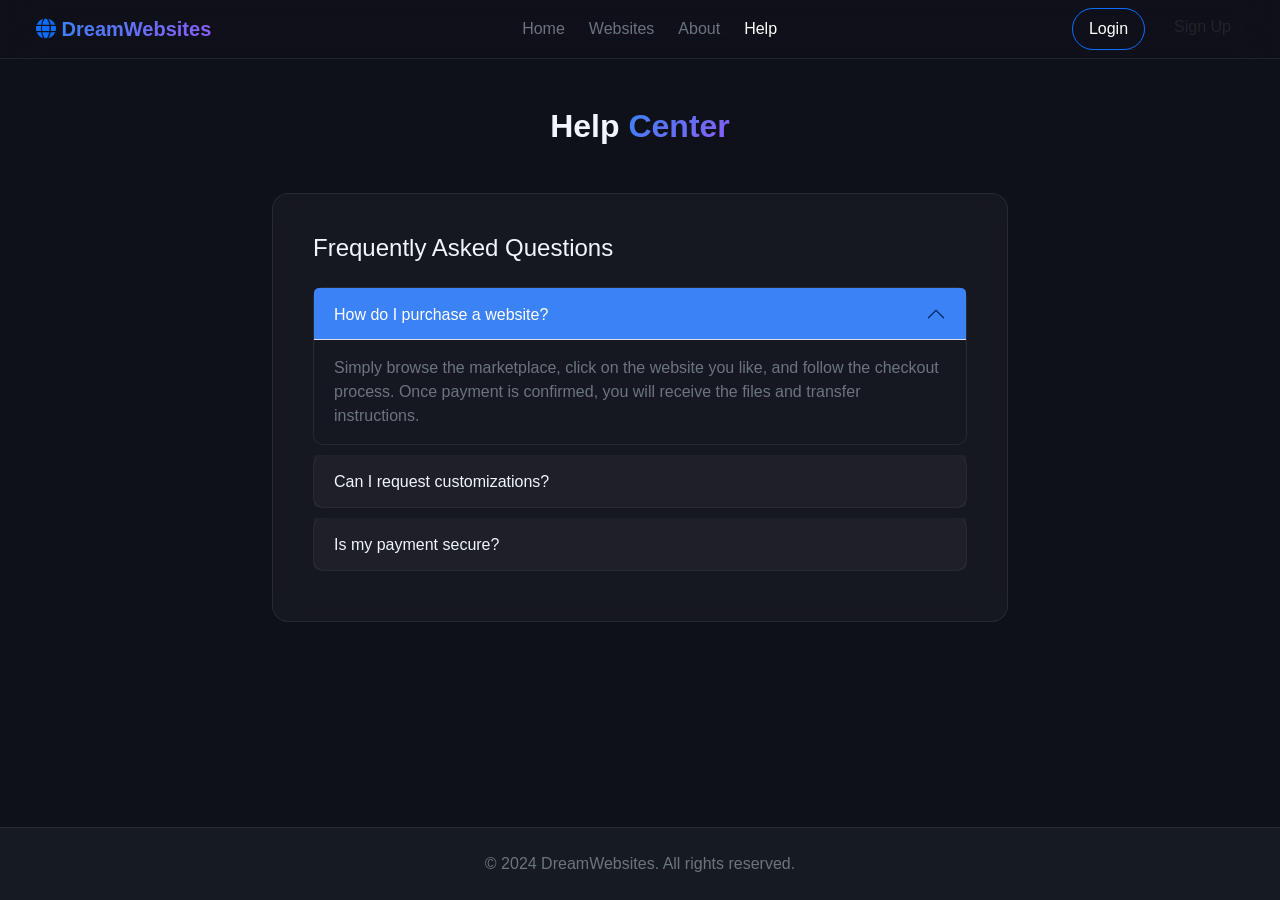
<file: help.html>
<!DOCTYPE html>
<html lang="en">
<head>
    <meta charset="UTF-8">
    <meta name="viewport" content="width=device-width, initial-scale=1.0">
    <title>Help Center - DreamWebsites</title>
    <link href="https://cdn.jsdelivr.net/npm/bootstrap@5.3.0/dist/css/bootstrap.min.css" rel="stylesheet">
    <link rel="stylesheet" href="https://cdnjs.cloudflare.com/ajax/libs/font-awesome/6.4.0/css/all.min.css">
    <style>
        :root {
            --bg-primary: #0f111a; --bg-secondary: #161b22; --text-primary: #f0f6fc; --text-secondary: #8b949e;
            --accent-primary: #3b82f6; --gradient-primary: linear-gradient(135deg, #3b82f6, #8b5cf6);
            --glass-bg: rgba(255, 255, 255, 0.03); --glass-border: rgba(255, 255, 255, 0.08);
        }
        body { background-color: var(--bg-primary); color: var(--text-primary); font-family: 'Segoe UI', sans-serif; min-height: 100vh; display: flex; flex-direction: column; }
        .navbar-premium { background: rgba(15, 17, 26, 0.8) !important; backdrop-filter: blur(20px); border-bottom: 1px solid var(--glass-border); sticky; top: 0; z-index: 1000; }
        .text-gradient { background: var(--gradient-primary); -webkit-background-clip: text; -webkit-text-fill-color: transparent; background-clip: text; }
        .glass-panel { background: var(--glass-bg); backdrop-filter: blur(16px); border: 1px solid var(--glass-border); border-radius: 16px; padding: 40px; }
        .accordion-item { background: transparent; border: 1px solid var(--glass-border); color: var(--text-primary); margin-bottom: 10px; border-radius: 10px !important; }
        .accordion-button { background: var(--glass-bg); color: var(--text-primary); }
        .accordion-button:not(.collapsed) { background: var(--accent-primary); color: white; }
        footer { border-top: 1px solid var(--glass-border); background: var(--bg-secondary); margin-top: auto; }
    </style>
</head>
<body>
<nav class="navbar navbar-expand-lg navbar-premium px-4">
    <div class="container-fluid">
        <a class="navbar-brand fw-bold" href="index.html">
            <i class="fas fa-globe text-primary"></i> <span class="text-gradient">DreamWebsites</span>
        </a>
        <div class="collapse navbar-collapse justify-content-center">
            <ul class="navbar-nav gap-2">
                <li class="nav-item"><a class="nav-link text-secondary" href="index.html">Home</a></li>
                <li class="nav-item"><a class="nav-link text-secondary" href="websites.html">Websites</a></li>
                <li class="nav-item"><a class="nav-link text-secondary" href="about.html">About</a></li>
                <li class="nav-item"><a class="nav-link active text-white" href="help.html">Help</a></li>
            </ul>
        </div>
        <div class="d-flex gap-3">
            <a href="login.html" class="btn btn-premium-outline rounded-pill text-white border-primary px-3 py-2">Login</a>
            <a href="signup.html" class="btn btn-premium rounded-pill">Sign Up</a>
        </div>
    </div>
</nav>

<div class="container py-5">
    <h2 class="text-center fw-bold mb-5">Help <span class="text-gradient">Center</span></h2>
    <div class="row justify-content-center">
        <div class="col-lg-8">
            <div class="glass-panel">
                <h4 class="mb-4">Frequently Asked Questions</h4>
                <div class="accordion" id="faqAccordion">
                    <div class="accordion-item">
                        <h2 class="accordion-header">
                            <button class="accordion-button" type="button" data-bs-toggle="collapse" data-bs-target="#faq1">
                                How do I purchase a website?
                            </button>
                        </h2>
                        <div id="faq1" class="accordion-collapse collapse show" data-bs-parent="#faqAccordion">
                            <div class="accordion-body text-secondary">
                                Simply browse the marketplace, click on the website you like, and follow the checkout process. Once payment is confirmed, you will receive the files and transfer instructions.
                            </div>
                        </div>
                    </div>
                    <div class="accordion-item">
                        <h2 class="accordion-header">
                            <button class="accordion-button collapsed" type="button" data-bs-toggle="collapse" data-bs-target="#faq2">
                                Can I request customizations?
                            </button>
                        </h2>
                        <div id="faq2" class="accordion-collapse collapse" data-bs-parent="#faqAccordion">
                            <div class="accordion-body text-secondary">
                                Yes! Most developers offer customization services. You can contact them directly through the platform after purchase.
                            </div>
                        </div>
                    </div>
                    <div class="accordion-item">
                        <h2 class="accordion-header">
                            <button class="accordion-button collapsed" type="button" data-bs-toggle="collapse" data-bs-target="#faq3">
                                Is my payment secure?
                            </button>
                        </h2>
                        <div id="faq3" class="accordion-collapse collapse" data-bs-parent="#faqAccordion">
                            <div class="accordion-body text-secondary">
                                Absolutely. We use industry-standard encryption and trusted payment gateways like Stripe and PayPal to ensure your data is safe.
                            </div>
                        </div>
                    </div>
                </div>
            </div>
        </div>
    </div>
</div>

<footer class="text-center py-4 mt-auto">
    <p class="mb-0 text-secondary">&copy; 2024 DreamWebsites. All rights reserved.</p>
</footer>
<script src="https://cdn.jsdelivr.net/npm/bootstrap@5.3.0/dist/js/bootstrap.bundle.min.js"></script>
</body>
</html>
</file>
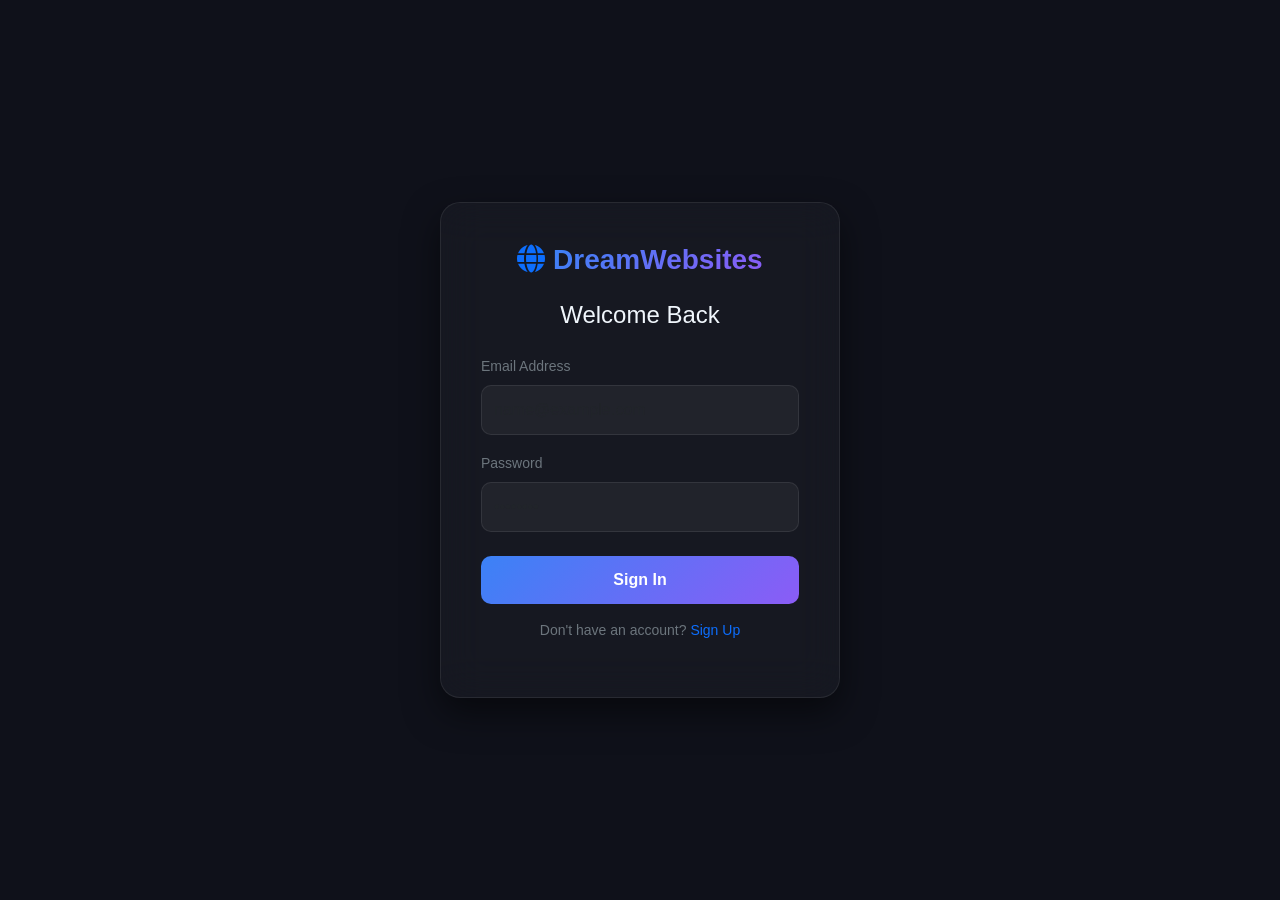
<file: login.html>
<!DOCTYPE html>
<html lang="en">
<head>
    <meta charset="UTF-8">
    <meta name="viewport" content="width=device-width, initial-scale=1.0">
    <title>Login - DreamWebsites</title>
    <link href="https://cdn.jsdelivr.net/npm/bootstrap@5.3.0/dist/css/bootstrap.min.css" rel="stylesheet">
    <link rel="stylesheet" href="https://cdnjs.cloudflare.com/ajax/libs/font-awesome/6.4.0/css/all.min.css">
    <style>
        :root {
            --bg-primary: #0f111a; --text-primary: #f0f6fc; --text-secondary: #8b949e;
            --accent-primary: #3b82f6; --gradient-primary: linear-gradient(135deg, #3b82f6, #8b5cf6);
            --glass-bg: rgba(255, 255, 255, 0.03); --glass-border: rgba(255, 255, 255, 0.08);
        }
        body { background-color: var(--bg-primary); color: var(--text-primary); font-family: 'Segoe UI', sans-serif; height: 100vh; display: flex; align-items: center; justify-content: center; margin: 0; }
        .login-card { background: var(--glass-bg); backdrop-filter: blur(20px); border: 1px solid var(--glass-border); border-radius: 20px; padding: 40px; width: 100%; max-width: 400px; box-shadow: 0 15px 35px rgba(0,0,0,0.5); }
        .form-control { background: rgba(255,255,255,0.05); border: 1px solid var(--glass-border); color: white; border-radius: 10px; padding: 12px; }
        .form-control:focus { background: rgba(255,255,255,0.08); border-color: var(--accent-primary); color: white; box-shadow: none; }
        .btn-premium { background: var(--gradient-primary); border: none; border-radius: 10px; padding: 12px; font-weight: 600; width: 100%; transition: 0.3s; color: white; }
        .btn-premium:hover { transform: translateY(-2px); box-shadow: 0 5px 15px rgba(59, 130, 246, 0.4); }
        .text-gradient { background: var(--gradient-primary); -webkit-background-clip: text; -webkit-text-fill-color: transparent; background-clip: text; }
    </style>
</head>
<body>
<div class="login-card text-center">
    <a href="index.html" class="d-block mb-4 text-decoration-none">
        <h3 class="fw-bold"><i class="fas fa-globe text-primary"></i> <span class="text-gradient">DreamWebsites</span></h3>
    </a>
    <h4 class="mb-4">Welcome Back</h4>
    <form>
        <div class="mb-3 text-start">
            <label class="form-label small text-secondary">Email Address</label>
            <input type="email" class="form-control" placeholder="name@example.com">
        </div>
        <div class="mb-4 text-start">
            <label class="form-label small text-secondary">Password</label>
            <input type="password" class="form-control" placeholder="••••••••">
        </div>
        <button type="submit" class="btn btn-premium mb-3">Sign In</button>
        <p class="small text-secondary">Don't have an account? <a href="signup.html" class="text-primary text-decoration-none">Sign Up</a></p>
    </form>
</div>
</body>
</html>
</file>
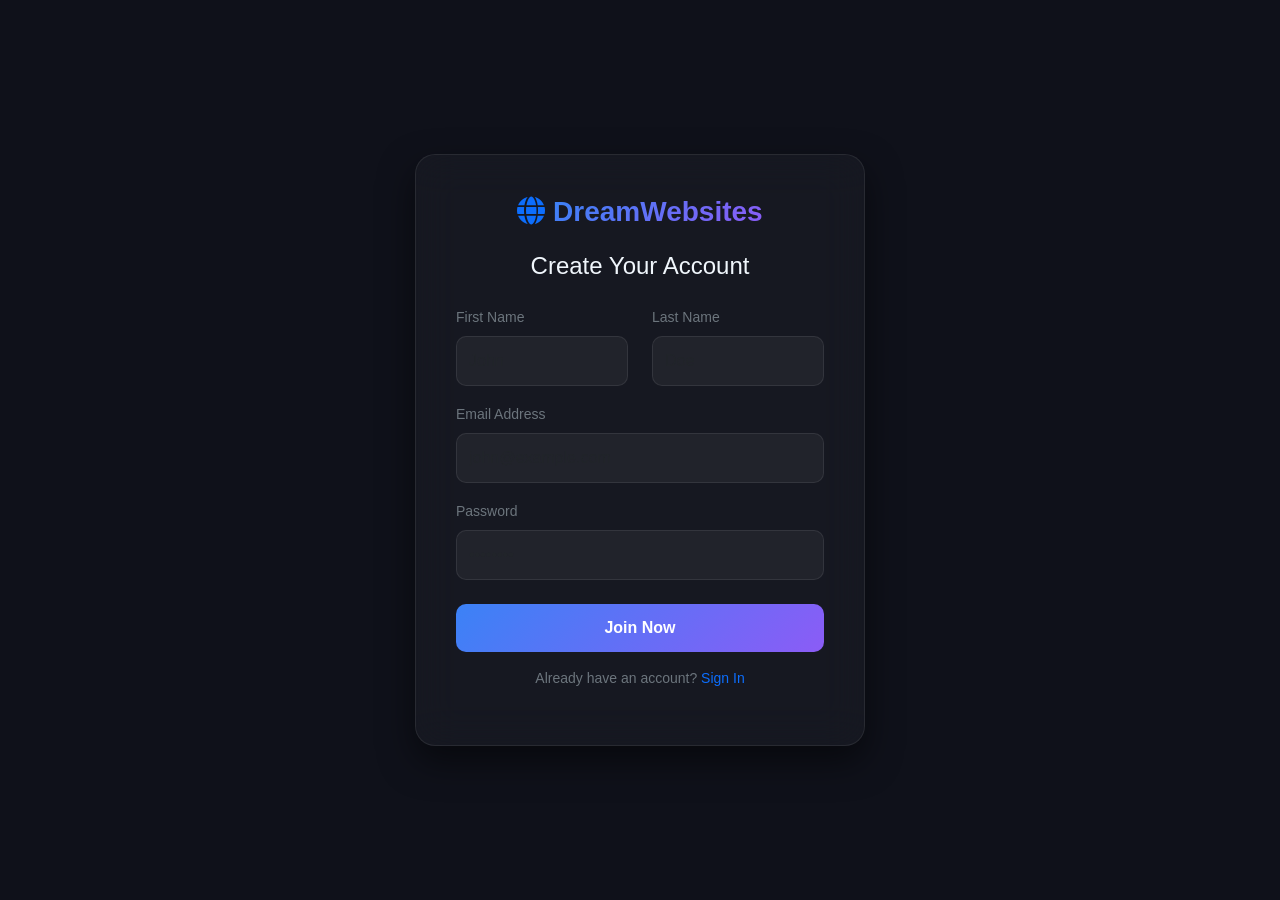
<file: signup.html>
<!DOCTYPE html>
<html lang="en">
<head>
    <meta charset="UTF-8">
    <meta name="viewport" content="width=device-width, initial-scale=1.0">
    <title>Sign Up - DreamWebsites</title>
    <link href="https://cdn.jsdelivr.net/npm/bootstrap@5.3.0/dist/css/bootstrap.min.css" rel="stylesheet">
    <link rel="stylesheet" href="https://cdnjs.cloudflare.com/ajax/libs/font-awesome/6.4.0/css/all.min.css">
    <style>
        :root {
            --bg-primary: #0f111a; --text-primary: #f0f6fc; --text-secondary: #8b949e;
            --accent-primary: #3b82f6; --gradient-primary: linear-gradient(135deg, #3b82f6, #8b5cf6);
            --glass-bg: rgba(255, 255, 255, 0.03); --glass-border: rgba(255, 255, 255, 0.08);
        }
        body { background-color: var(--bg-primary); color: var(--text-primary); font-family: 'Segoe UI', sans-serif; height: 100vh; display: flex; align-items: center; justify-content: center; margin: 0; }
        .signup-card { background: var(--glass-bg); backdrop-filter: blur(20px); border: 1px solid var(--glass-border); border-radius: 20px; padding: 40px; width: 100%; max-width: 450px; box-shadow: 0 15px 35px rgba(0,0,0,0.5); }
        .form-control { background: rgba(255,255,255,0.05); border: 1px solid var(--glass-border); color: white; border-radius: 10px; padding: 12px; }
        .form-control:focus { background: rgba(255,255,255,0.08); border-color: var(--accent-primary); color: white; box-shadow: none; }
        .btn-premium { background: var(--gradient-primary); border: none; border-radius: 10px; padding: 12px; font-weight: 600; width: 100%; transition: 0.3s; color: white; }
        .btn-premium:hover { transform: translateY(-2px); box-shadow: 0 5px 15px rgba(59, 130, 246, 0.4); }
        .text-gradient { background: var(--gradient-primary); -webkit-background-clip: text; -webkit-text-fill-color: transparent; background-clip: text; }
    </style>
</head>
<body>
<div class="signup-card text-center">
    <a href="index.html" class="d-block mb-4 text-decoration-none">
        <h3 class="fw-bold"><i class="fas fa-globe text-primary"></i> <span class="text-gradient">DreamWebsites</span></h3>
    </a>
    <h4 class="mb-4">Create Your Account</h4>
    <form>
        <div class="row mb-3">
            <div class="col text-start">
                <label class="form-label small text-secondary">First Name</label>
                <input type="text" class="form-control" placeholder="John">
            </div>
            <div class="col text-start">
                <label class="form-label small text-secondary">Last Name</label>
                <input type="text" class="form-control" placeholder="Doe">
            </div>
        </div>
        <div class="mb-3 text-start">
            <label class="form-label small text-secondary">Email Address</label>
            <input type="email" class="form-control" placeholder="john@example.com">
        </div>
        <div class="mb-4 text-start">
            <label class="form-label small text-secondary">Password</label>
            <input type="password" class="form-control" placeholder="••••••••">
        </div>
        <button type="submit" class="btn btn-premium mb-3">Join Now</button>
        <p class="small text-secondary">Already have an account? <a href="login.html" class="text-primary text-decoration-none">Sign In</a></p>
    </form>
</div>
</body>
</html>
</file>
